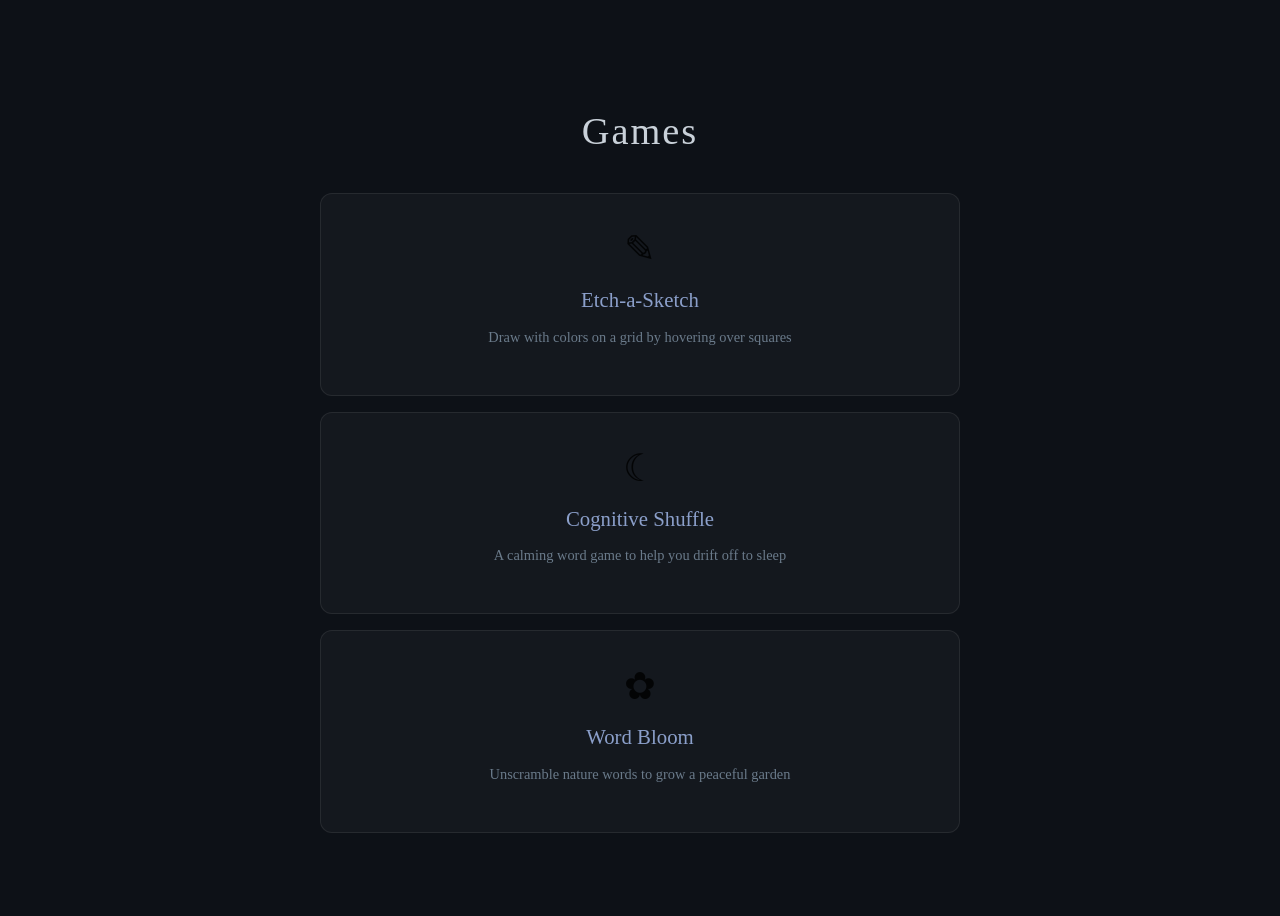
<file: index.html>
<!DOCTYPE html>
<html lang="en">
<head>
    <meta charset="UTF-8">
    <meta name="viewport" content="width=device-width, initial-scale=1.0">
    <title>Game Menu</title>
    <link rel="stylesheet" href="styles.css">
</head>
<body class="menu-page">
    <div class="menu">
        <h1 class="menu-title">Games</h1>
        <div class="menu-grid">
            <a href="etch-a-sketch.html" class="menu-card">
                <div class="card-icon">&#9998;</div>
                <h2 class="card-title">Etch-a-Sketch</h2>
                <p class="card-desc">Draw with colors on a grid by hovering over squares</p>
            </a>
            <a href="cognitive-shuffle.html" class="menu-card">
                <div class="card-icon">&#9790;</div>
                <h2 class="card-title">Cognitive Shuffle</h2>
                <p class="card-desc">A calming word game to help you drift off to sleep</p>
            </a>
            <a href="word-bloom.html" class="menu-card">
                <div class="card-icon">&#10047;</div>
                <h2 class="card-title">Word Bloom</h2>
                <p class="card-desc">Unscramble nature words to grow a peaceful garden</p>
            </a>
        </div>
    </div>
</body>
</html>
</file>
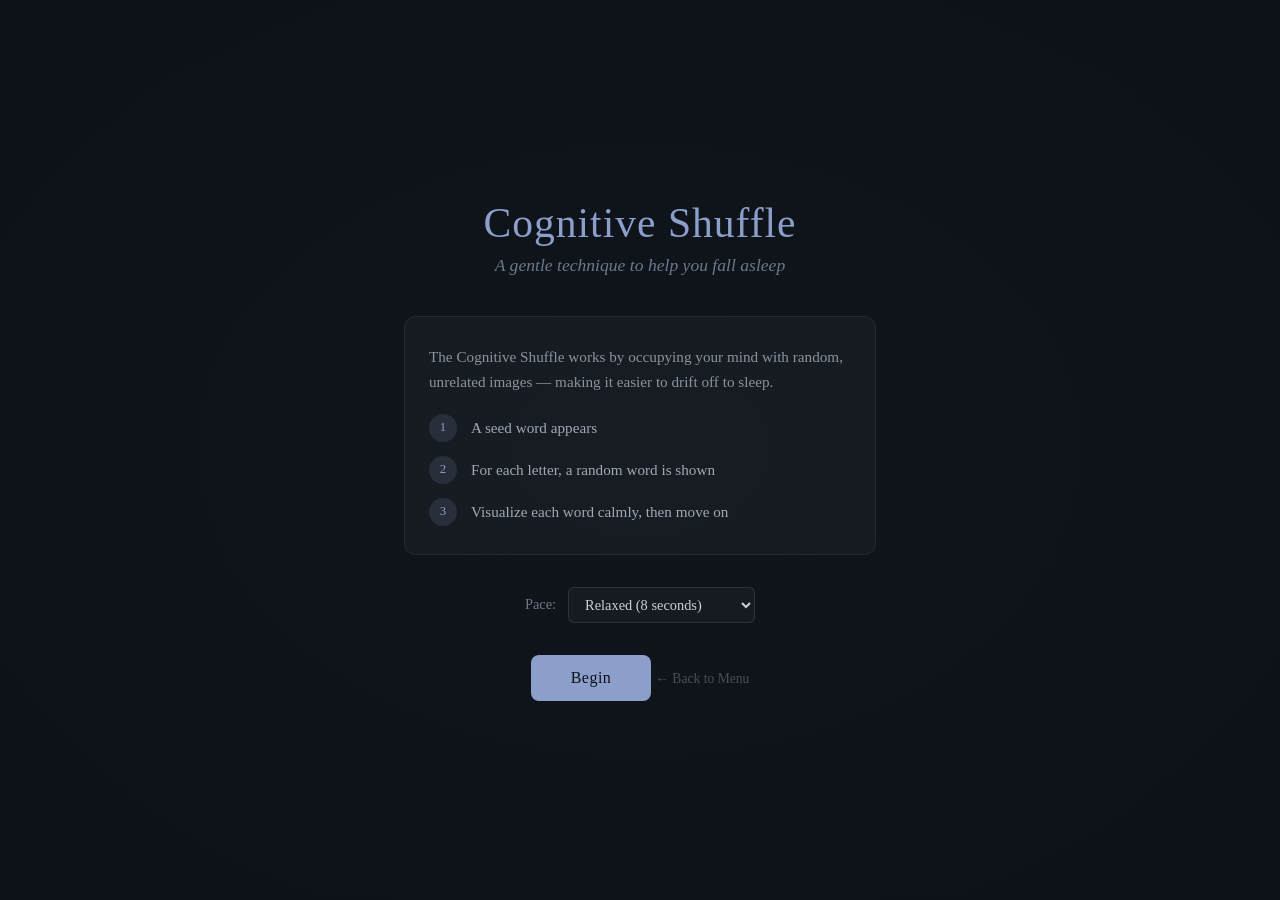
<file: cognitive-shuffle.html>
<!DOCTYPE html>
<html lang="en">
<head>
    <meta charset="UTF-8">
    <meta name="viewport" content="width=device-width, initial-scale=1.0">
    <title>Cognitive Shuffle</title>
    <link rel="stylesheet" href="cognitive-shuffle.css">
</head>
<body>
    <!-- Welcome Screen -->
    <div id="welcome-screen" class="screen active">
        <div class="container">
            <h1 class="title">Cognitive Shuffle</h1>
            <p class="subtitle">A gentle technique to help you fall asleep</p>
            <div class="instructions">
                <p>The Cognitive Shuffle works by occupying your mind with random, unrelated images &mdash; making it easier to drift off to sleep.</p>
                <div class="steps">
                    <div class="step">
                        <span class="step-number">1</span>
                        <span>A seed word appears</span>
                    </div>
                    <div class="step">
                        <span class="step-number">2</span>
                        <span>For each letter, a random word is shown</span>
                    </div>
                    <div class="step">
                        <span class="step-number">3</span>
                        <span>Visualize each word calmly, then move on</span>
                    </div>
                </div>
            </div>
            <div class="settings">
                <label for="pace-select">Pace:</label>
                <select id="pace-select">
                    <option value="0">Manual (tap to advance)</option>
                    <option value="5000">Slow (5 seconds)</option>
                    <option value="8000" selected>Relaxed (8 seconds)</option>
                    <option value="12000">Dreamy (12 seconds)</option>
                </select>
            </div>
            <button id="start-btn" class="btn btn-primary">Begin</button>
            <a href="index.html" class="back-link">&larr; Back to Menu</a>
        </div>
    </div>

    <!-- Seed Word Screen -->
    <div id="seed-screen" class="screen">
        <div class="container">
            <p class="label">Your seed word is</p>
            <h2 id="seed-word" class="seed-word"></h2>
            <p class="hint">Take a moment to read it, then we'll go letter by letter.</p>
            <button id="seed-continue-btn" class="btn btn-primary">Continue</button>
        </div>
    </div>

    <!-- Shuffle Screen -->
    <div id="shuffle-screen" class="screen">
        <div class="container">
            <div class="progress-bar">
                <div id="progress-fill" class="progress-fill"></div>
            </div>
            <div class="letter-track" id="letter-track"></div>
            <div class="shuffle-content">
                <p class="current-letter-label">Letter</p>
                <span id="current-letter" class="current-letter"></span>
                <div id="word-display" class="word-display">
                    <span id="shuffle-word" class="shuffle-word"></span>
                </div>
                <p class="visualize-hint">Close your eyes and picture this...</p>
            </div>
            <button id="next-btn" class="btn btn-secondary">Next</button>
        </div>
    </div>

    <!-- Complete Screen -->
    <div id="complete-screen" class="screen">
        <div class="container">
            <div class="moon">&#9790;</div>
            <h2 class="complete-title">Sweet dreams</h2>
            <p class="complete-message">You've completed the shuffle. Let your mind wander and drift off to sleep.</p>
            <div class="complete-actions">
                <button id="again-btn" class="btn btn-primary">Shuffle Again</button>
                <button id="home-btn" class="btn btn-secondary">Home</button>
            </div>
        </div>
    </div>

    <script src="cognitive-shuffle.js"></script>
</body>
</html>
</file>
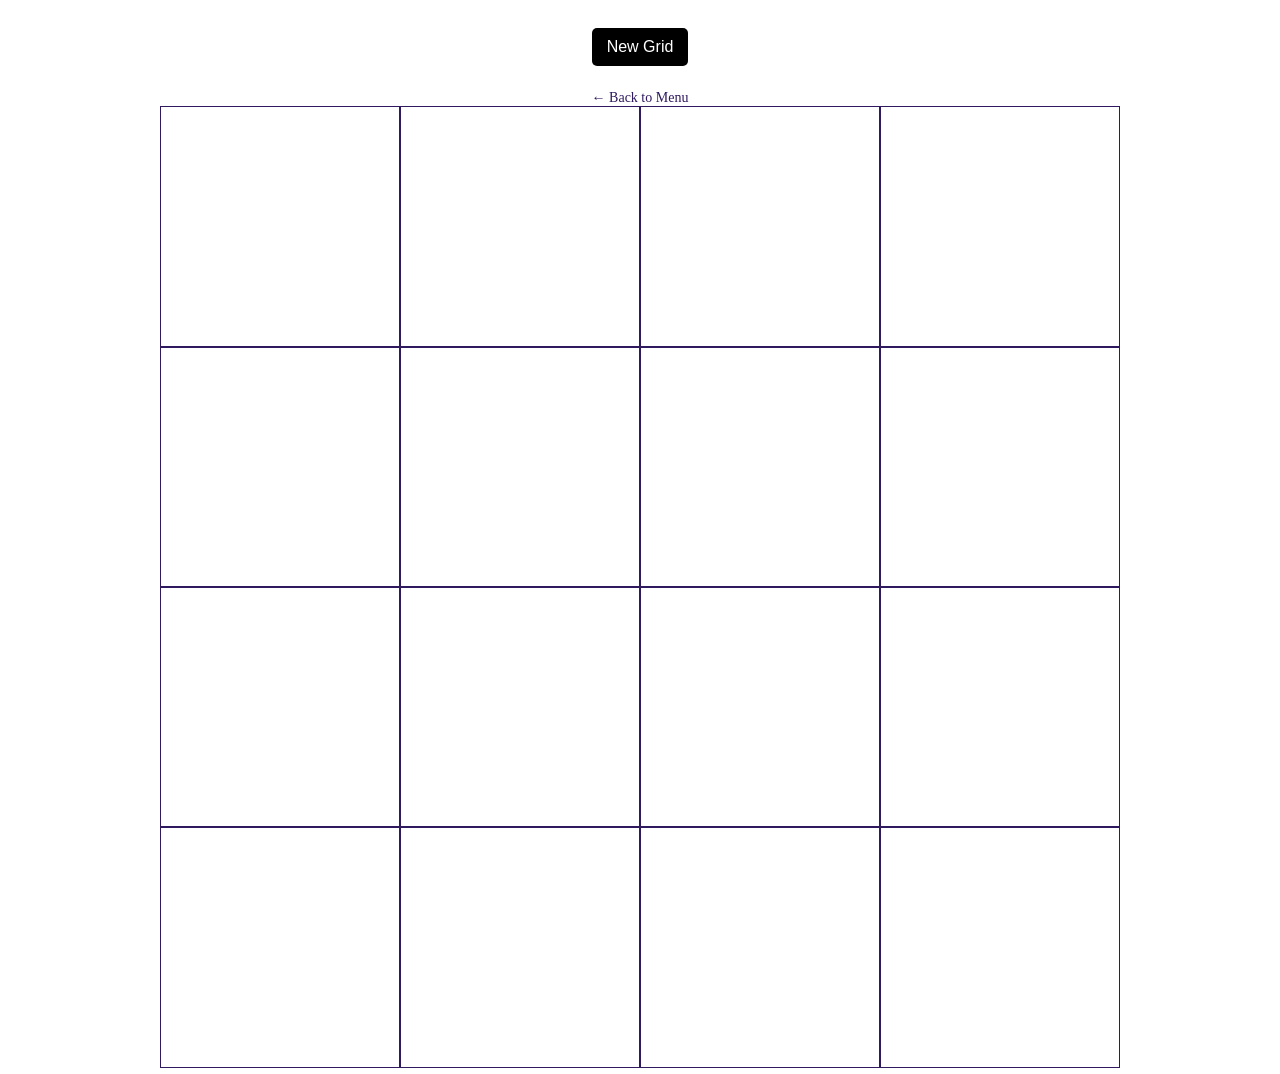
<file: etch-a-sketch.html>
<!DOCTYPE html>
<html lang="en">
<head>
    <meta charset="UTF-8">
    <meta name="viewport" content="width=device-width, initial-scale=1.0">
    <title>Etch-a-Sketch</title>
    <script src="scripts.js" defer></script>
    <link rel="stylesheet" href="styles.css">
</head>
<body>
    <div class="center">
        <button id="input">New Grid</button>
        <a href="index.html" class="nav-link">&larr; Back to Menu</a>
    </div>
</body>
</html>
</file>
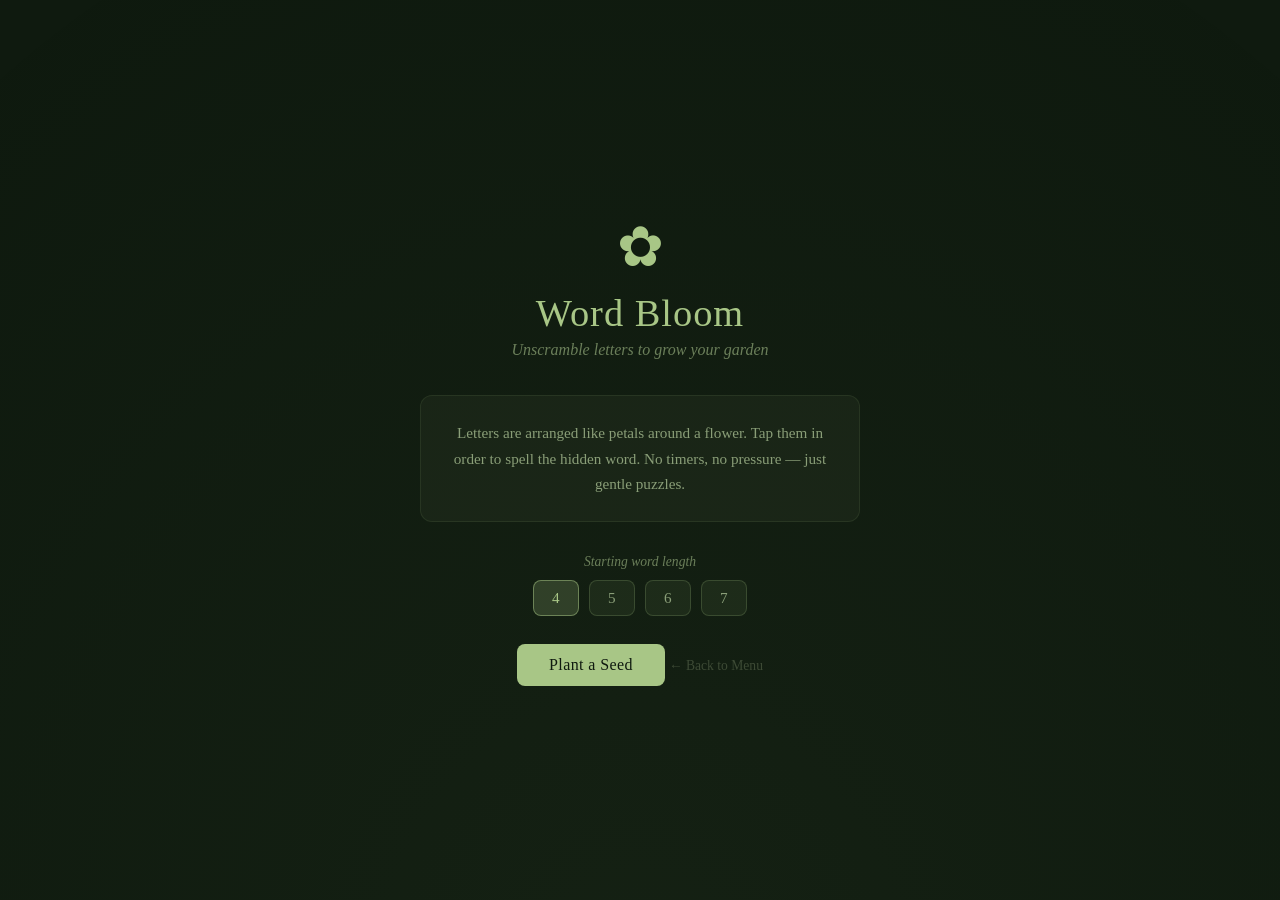
<file: word-bloom.html>
<!DOCTYPE html>
<html lang="en">
<head>
    <meta charset="UTF-8">
    <meta name="viewport" content="width=device-width, initial-scale=1.0">
    <title>Word Bloom</title>
    <link rel="stylesheet" href="word-bloom.css">
</head>
<body>
    <!-- Welcome Screen -->
    <div id="welcome-screen" class="screen active">
        <div class="container">
            <div class="welcome-flower">&#10047;</div>
            <h1 class="title">Word Bloom</h1>
            <p class="subtitle">Unscramble letters to grow your garden</p>
            <div class="instructions">
                <p>Letters are arranged like petals around a flower. Tap them in order to spell the hidden word. No timers, no pressure &mdash; just gentle puzzles.</p>
            </div>
            <div class="difficulty-selector">
                <p class="difficulty-label">Starting word length</p>
                <div class="difficulty-options">
                    <button class="btn btn-difficulty active" data-length="4">4</button>
                    <button class="btn btn-difficulty" data-length="5">5</button>
                    <button class="btn btn-difficulty" data-length="6">6</button>
                    <button class="btn btn-difficulty" data-length="7">7</button>
                </div>
            </div>
            <button id="start-btn" class="btn btn-primary">Plant a Seed</button>
            <a href="index.html" class="back-link">&larr; Back to Menu</a>
        </div>
    </div>

    <!-- Game Screen -->
    <div id="game-screen" class="screen">
        <div class="container">
            <div class="game-header">
                <div class="garden-count">
                    <span class="garden-icon">&#10047;</span>
                    <span id="score">0</span> bloomed
                </div>
                <div class="hint-area">
                    <button id="hint-btn" class="btn btn-hint">Hint</button>
                </div>
            </div>

            <div id="word-slots" class="word-slots"></div>

            <div class="petal-ring-wrapper">
                <div id="petal-ring" class="petal-ring"></div>
            </div>

            <div class="game-actions">
                <button id="backspace-btn" class="btn btn-secondary">⌫</button>
                <button id="clear-btn" class="btn btn-secondary">Clear</button>
                <button id="shuffle-btn" class="btn btn-secondary">Shuffle</button>
            </div>
        </div>
    </div>

    <!-- Bloom Animation Overlay -->
    <div id="bloom-overlay" class="bloom-overlay">
        <div class="bloom-flower">
            <div class="bloom-petals" id="bloom-petals"></div>
            <div class="bloom-center"></div>
        </div>
        <p id="bloom-word" class="bloom-word"></p>
    </div>

    <!-- Garden Screen -->
    <div id="garden-screen" class="screen">
        <div class="container">
            <h2 class="garden-title">Your Garden</h2>
            <div id="garden-flowers" class="garden-flowers"></div>
            <p class="garden-message">Every word blooms into something beautiful.</p>
            <div class="garden-actions">
                <button id="keep-going-btn" class="btn btn-primary">Keep Growing</button>
                <button id="menu-btn" class="btn btn-secondary">Menu</button>
            </div>
        </div>
    </div>

    <script src="word-bloom.js"></script>
</body>
</html>
</file>
<file: styles.css>
/* Etch-a-Sketch game styles */
#grid {
    width: 960px;
    height: 960px;
    margin: 0 auto;
}

.square {
    border: 1px solid #2f195f;
}

.row {
    display: flex;
    flex-direction: row;
    justify-content: center;
}

.center {
    text-align: center;
}

#input {
    background-color: black;
    color: white;
    font-size: 16px;
    margin: 20px;
    padding: 10px 15px;
    border-radius: 5px;
    border: none;
}

#input:hover {
    background-color: #b8b8b8;
    color: black;
}

.nav-link {
    display: block;
    margin-top: 4px;
    color: #2f195f;
    font-size: 14px;
    text-decoration: none;
}

.nav-link:hover {
    text-decoration: underline;
}

/* Game menu styles */
.menu-page {
    background-color: #0d1117;
    min-height: 100vh;
    display: flex;
    align-items: center;
    justify-content: center;
    font-family: 'Georgia', 'Times New Roman', serif;
}

.menu {
    text-align: center;
    padding: 40px 24px;
    width: 100%;
    max-width: 640px;
}

.menu-title {
    font-size: 2.4rem;
    font-weight: 400;
    color: #c9d1d9;
    margin-bottom: 40px;
    letter-spacing: 2px;
}

.menu-grid {
    display: flex;
    flex-direction: column;
    gap: 16px;
}

.menu-card {
    display: block;
    background: rgba(255, 255, 255, 0.03);
    border: 1px solid rgba(255, 255, 255, 0.08);
    border-radius: 12px;
    padding: 32px 24px;
    text-decoration: none;
    color: inherit;
    transition: all 0.3s ease;
}

.menu-card:hover {
    background: rgba(255, 255, 255, 0.06);
    border-color: rgba(139, 159, 202, 0.3);
    transform: translateY(-2px);
}

.card-icon {
    font-size: 2.4rem;
    margin-bottom: 12px;
    opacity: 0.8;
}

.card-title {
    font-size: 1.3rem;
    font-weight: 400;
    color: #8b9fca;
    margin-bottom: 8px;
}

.card-desc {
    font-size: 0.9rem;
    color: #6a7a8a;
    line-height: 1.5;
}

@media (max-width: 600px) {
    .menu-title { font-size: 1.8rem; }
    .menu-card { padding: 24px 20px; }
}
</file>
<file: cognitive-shuffle.css>
* {
    margin: 0;
    padding: 0;
    box-sizing: border-box;
}

body {
    font-family: 'Georgia', 'Times New Roman', serif;
    background-color: #0d1117;
    color: #c9d1d9;
    min-height: 100vh;
    overflow: hidden;
}

/* Screen management */
.screen {
    display: none;
    min-height: 100vh;
    align-items: center;
    justify-content: center;
    animation: fadeIn 0.8s ease;
}

.screen.active {
    display: flex;
}

@keyframes fadeIn {
    from { opacity: 0; transform: translateY(10px); }
    to { opacity: 1; transform: translateY(0); }
}

.container {
    text-align: center;
    max-width: 520px;
    padding: 40px 24px;
    width: 100%;
}

/* Welcome Screen */
.title {
    font-size: 2.6rem;
    font-weight: 400;
    color: #8b9fca;
    margin-bottom: 8px;
    letter-spacing: 1px;
}

.subtitle {
    font-size: 1.1rem;
    color: #6a7a8a;
    margin-bottom: 40px;
    font-style: italic;
}

.instructions {
    background: rgba(255, 255, 255, 0.03);
    border: 1px solid rgba(255, 255, 255, 0.06);
    border-radius: 12px;
    padding: 28px 24px;
    margin-bottom: 32px;
    text-align: left;
}

.instructions > p {
    font-size: 0.95rem;
    line-height: 1.6;
    color: #8b949e;
    margin-bottom: 20px;
}

.steps {
    display: flex;
    flex-direction: column;
    gap: 14px;
}

.step {
    display: flex;
    align-items: center;
    gap: 14px;
    font-size: 0.95rem;
    color: #a0aab4;
}

.step-number {
    width: 28px;
    height: 28px;
    border-radius: 50%;
    background: rgba(139, 159, 202, 0.15);
    color: #8b9fca;
    display: flex;
    align-items: center;
    justify-content: center;
    font-size: 0.8rem;
    flex-shrink: 0;
}

/* Settings */
.settings {
    display: flex;
    align-items: center;
    justify-content: center;
    gap: 12px;
    margin-bottom: 28px;
}

.settings label {
    font-size: 0.9rem;
    color: #6a7a8a;
}

.settings select {
    background: #161b22;
    color: #c9d1d9;
    border: 1px solid rgba(255, 255, 255, 0.1);
    border-radius: 6px;
    padding: 8px 12px;
    font-size: 0.9rem;
    font-family: inherit;
    cursor: pointer;
}

.settings select:focus {
    outline: none;
    border-color: #8b9fca;
}

/* Buttons */
.btn {
    font-family: inherit;
    font-size: 1rem;
    padding: 14px 40px;
    border: none;
    border-radius: 8px;
    cursor: pointer;
    transition: all 0.3s ease;
    letter-spacing: 0.5px;
}

.btn-primary {
    background: #8b9fca;
    color: #0d1117;
}

.btn-primary:hover {
    background: #a3b5d8;
}

.btn-secondary {
    background: rgba(255, 255, 255, 0.08);
    color: #8b9fca;
    border: 1px solid rgba(139, 159, 202, 0.25);
}

.btn-secondary:hover {
    background: rgba(255, 255, 255, 0.12);
}

.back-link {
    display: inline-block;
    margin-top: 20px;
    color: #484f58;
    text-decoration: none;
    font-size: 0.85rem;
    transition: color 0.3s;
}

.back-link:hover {
    color: #8b9fca;
}

/* Seed Screen */
.label {
    font-size: 1rem;
    color: #6a7a8a;
    margin-bottom: 12px;
    text-transform: uppercase;
    letter-spacing: 2px;
    font-size: 0.85rem;
}

.seed-word {
    font-size: 3.2rem;
    color: #8b9fca;
    letter-spacing: 8px;
    margin-bottom: 16px;
    font-weight: 400;
    text-transform: uppercase;
}

.hint {
    color: #484f58;
    font-size: 0.9rem;
    margin-bottom: 36px;
    font-style: italic;
}

/* Shuffle Screen */
.progress-bar {
    width: 100%;
    height: 3px;
    background: rgba(255, 255, 255, 0.05);
    border-radius: 2px;
    margin-bottom: 24px;
    overflow: hidden;
}

.progress-fill {
    height: 100%;
    background: #8b9fca;
    border-radius: 2px;
    transition: width 0.4s ease;
    width: 0%;
}

.letter-track {
    display: flex;
    justify-content: center;
    gap: 8px;
    margin-bottom: 40px;
}

.letter-dot {
    width: 32px;
    height: 32px;
    border-radius: 50%;
    display: flex;
    align-items: center;
    justify-content: center;
    font-size: 0.75rem;
    text-transform: uppercase;
    letter-spacing: 0;
    transition: all 0.4s ease;
    background: rgba(255, 255, 255, 0.04);
    color: #484f58;
}

.letter-dot.done {
    background: rgba(139, 159, 202, 0.15);
    color: #8b9fca;
}

.letter-dot.active {
    background: #8b9fca;
    color: #0d1117;
    transform: scale(1.2);
}

.shuffle-content {
    margin-bottom: 40px;
}

.current-letter-label {
    font-size: 0.8rem;
    text-transform: uppercase;
    letter-spacing: 2px;
    color: #484f58;
    margin-bottom: 8px;
}

.current-letter {
    font-size: 4rem;
    color: #8b9fca;
    display: block;
    margin-bottom: 24px;
    font-weight: 300;
    text-transform: uppercase;
}

.word-display {
    min-height: 70px;
    display: flex;
    align-items: center;
    justify-content: center;
}

.shuffle-word {
    font-size: 2.2rem;
    color: #e6edf3;
    font-style: italic;
    animation: wordFade 0.6s ease;
}

@keyframes wordFade {
    from { opacity: 0; transform: scale(0.95); }
    to { opacity: 1; transform: scale(1); }
}

.visualize-hint {
    font-size: 0.85rem;
    color: #363d44;
    margin-top: 16px;
    font-style: italic;
}

/* Complete Screen */
.moon {
    font-size: 4rem;
    margin-bottom: 20px;
    opacity: 0.7;
    animation: float 4s ease-in-out infinite;
}

@keyframes float {
    0%, 100% { transform: translateY(0); }
    50% { transform: translateY(-10px); }
}

.complete-title {
    font-size: 2.4rem;
    color: #8b9fca;
    font-weight: 400;
    margin-bottom: 12px;
}

.complete-message {
    color: #6a7a8a;
    font-size: 1rem;
    line-height: 1.6;
    margin-bottom: 36px;
}

.complete-actions {
    display: flex;
    gap: 12px;
    justify-content: center;
}

/* Ambient background glow */
body::before {
    content: '';
    position: fixed;
    top: -50%;
    left: -50%;
    width: 200%;
    height: 200%;
    background: radial-gradient(
        ellipse at 50% 50%,
        rgba(139, 159, 202, 0.03) 0%,
        transparent 60%
    );
    pointer-events: none;
    z-index: -1;
}

/* Responsive */
@media (max-width: 600px) {
    .title { font-size: 2rem; }
    .seed-word { font-size: 2.4rem; letter-spacing: 4px; }
    .current-letter { font-size: 3rem; }
    .shuffle-word { font-size: 1.6rem; }
    .complete-actions { flex-direction: column; }
    .letter-dot { width: 26px; height: 26px; font-size: 0.65rem; }
}
</file>
<file: word-bloom.css>
* {
    margin: 0;
    padding: 0;
    box-sizing: border-box;
}

body {
    font-family: 'Georgia', 'Times New Roman', serif;
    background-color: #0f1a0f;
    color: #c5d4b8;
    min-height: 100vh;
    overflow: hidden;
}

/* Screens */
.screen {
    display: none;
    min-height: 100vh;
    align-items: center;
    justify-content: center;
    animation: fadeIn 0.6s ease;
}

.screen.active {
    display: flex;
}

@keyframes fadeIn {
    from { opacity: 0; }
    to { opacity: 1; }
}

.container {
    text-align: center;
    max-width: 480px;
    padding: 32px 20px;
    width: 100%;
}

/* Welcome */
.welcome-flower {
    font-size: 3.5rem;
    margin-bottom: 12px;
    animation: sway 3s ease-in-out infinite;
    color: #a8c686;
}

@keyframes sway {
    0%, 100% { transform: rotate(-3deg); }
    50% { transform: rotate(3deg); }
}

.title {
    font-size: 2.4rem;
    font-weight: 400;
    color: #a8c686;
    margin-bottom: 6px;
    letter-spacing: 1px;
}

.subtitle {
    font-size: 1rem;
    color: #6b7f5a;
    margin-bottom: 36px;
    font-style: italic;
}

.instructions {
    background: rgba(168, 198, 134, 0.05);
    border: 1px solid rgba(168, 198, 134, 0.1);
    border-radius: 12px;
    padding: 24px;
    margin-bottom: 32px;
}

.instructions p {
    font-size: 0.95rem;
    line-height: 1.7;
    color: #8a9e78;
}

/* Buttons */
.btn {
    font-family: inherit;
    font-size: 1rem;
    padding: 12px 32px;
    border: none;
    border-radius: 8px;
    cursor: pointer;
    transition: all 0.25s ease;
    letter-spacing: 0.4px;
}

.btn-primary {
    background: #a8c686;
    color: #0f1a0f;
}

.btn-primary:hover {
    background: #bdd49e;
}

.btn-secondary {
    background: rgba(168, 198, 134, 0.1);
    color: #a8c686;
    border: 1px solid rgba(168, 198, 134, 0.2);
}

.btn-secondary:hover {
    background: rgba(168, 198, 134, 0.18);
}

.btn-hint {
    background: rgba(210, 180, 120, 0.12);
    color: #d2b478;
    border: 1px solid rgba(210, 180, 120, 0.2);
    font-size: 0.85rem;
    padding: 6px 16px;
}

.btn-hint:hover {
    background: rgba(210, 180, 120, 0.2);
}

/* Difficulty Selector */
.difficulty-selector {
    margin-bottom: 24px;
}

.difficulty-label {
    font-size: 0.85rem;
    color: #6b7f5a;
    margin-bottom: 10px;
    font-style: italic;
}

.difficulty-options {
    display: flex;
    gap: 10px;
    justify-content: center;
}

.btn-difficulty {
    padding: 8px 18px;
    background: rgba(168, 198, 134, 0.08);
    color: #8a9e78;
    border: 1px solid rgba(168, 198, 134, 0.2);
    font-size: 0.95rem;
}

.btn-difficulty:hover {
    background: rgba(168, 198, 134, 0.18);
    color: #a8c686;
}

.btn-difficulty.active {
    background: rgba(168, 198, 134, 0.2);
    color: #a8c686;
    border-color: rgba(168, 198, 134, 0.5);
}

.back-link {
    display: inline-block;
    margin-top: 18px;
    color: #3d4a35;
    text-decoration: none;
    font-size: 0.85rem;
    transition: color 0.3s;
}

.back-link:hover {
    color: #a8c686;
}

/* Game Header */
.game-header {
    display: flex;
    justify-content: space-between;
    align-items: center;
    margin-bottom: 28px;
}

.garden-count {
    font-size: 0.9rem;
    color: #6b7f5a;
}

.garden-icon {
    color: #a8c686;
    margin-right: 4px;
}

/* Word Slots */
.word-slots {
    display: flex;
    justify-content: center;
    gap: 8px;
    margin-bottom: 36px;
    min-height: 52px;
}

.slot {
    width: 44px;
    height: 50px;
    border: 2px solid rgba(168, 198, 134, 0.15);
    border-radius: 8px;
    display: flex;
    align-items: center;
    justify-content: center;
    font-size: 1.4rem;
    color: #c5d4b8;
    text-transform: uppercase;
    transition: all 0.2s ease;
    background: rgba(168, 198, 134, 0.03);
}

.slot.filled {
    border-color: rgba(168, 198, 134, 0.4);
    background: rgba(168, 198, 134, 0.08);
}

.slot.correct {
    border-color: #a8c686;
    background: rgba(168, 198, 134, 0.2);
    animation: slotPop 0.3s ease;
}

.slot.wrong {
    border-color: rgba(200, 100, 100, 0.4);
    animation: shake 0.4s ease;
}

.slot.hint-slot {
    border-color: rgba(210, 180, 120, 0.5);
    color: #d2b478;
    background: rgba(210, 180, 120, 0.08);
}

@keyframes slotPop {
    0% { transform: scale(1); }
    50% { transform: scale(1.1); }
    100% { transform: scale(1); }
}

@keyframes shake {
    0%, 100% { transform: translateX(0); }
    25% { transform: translateX(-6px); }
    75% { transform: translateX(6px); }
}

/* Petal Ring */
.petal-ring-wrapper {
    display: flex;
    justify-content: center;
    margin-bottom: 32px;
}

.petal-ring {
    position: relative;
    width: 260px;
    height: 260px;
}

.petal {
    position: absolute;
    width: 56px;
    height: 56px;
    border-radius: 50%;
    display: flex;
    align-items: center;
    justify-content: center;
    font-size: 1.5rem;
    font-weight: 400;
    text-transform: uppercase;
    cursor: pointer;
    transition: all 0.2s ease;
    background: rgba(168, 198, 134, 0.08);
    border: 2px solid rgba(168, 198, 134, 0.2);
    color: #c5d4b8;
    user-select: none;
    -webkit-user-select: none;
}

.petal:hover {
    background: rgba(168, 198, 134, 0.18);
    border-color: rgba(168, 198, 134, 0.4);
    transform: scale(1.08);
}

.petal:active {
    transform: scale(0.95);
}

.petal.selected {
    background: #a8c686;
    color: #0f1a0f;
    border-color: #a8c686;
    transform: scale(0.9);
    opacity: 0.5;
    pointer-events: none;
}

/* Game Actions */
.game-actions {
    display: flex;
    gap: 12px;
    justify-content: center;
}

/* Bloom Overlay */
.bloom-overlay {
    position: fixed;
    top: 0;
    left: 0;
    width: 100%;
    height: 100%;
    background: rgba(15, 26, 15, 0.85);
    display: none;
    align-items: center;
    justify-content: center;
    flex-direction: column;
    z-index: 100;
    animation: fadeIn 0.3s ease;
}

.bloom-overlay.active {
    display: flex;
}

.bloom-flower {
    position: relative;
    width: 120px;
    height: 120px;
    margin-bottom: 24px;
}

.bloom-petals {
    position: absolute;
    width: 100%;
    height: 100%;
    animation: bloomSpin 2s ease-out;
}

@keyframes bloomSpin {
    from { transform: scale(0.3) rotate(-60deg); opacity: 0; }
    to { transform: scale(1) rotate(0deg); opacity: 1; }
}

.bloom-petal {
    position: absolute;
    width: 32px;
    height: 32px;
    border-radius: 50%;
    top: 50%;
    left: 50%;
}

.bloom-center {
    position: absolute;
    width: 28px;
    height: 28px;
    border-radius: 50%;
    background: #d2b478;
    top: 50%;
    left: 50%;
    transform: translate(-50%, -50%);
    animation: bloomCenter 0.6s ease 0.3s both;
}

@keyframes bloomCenter {
    from { transform: translate(-50%, -50%) scale(0); }
    to { transform: translate(-50%, -50%) scale(1); }
}

.bloom-word {
    font-size: 1.6rem;
    color: #a8c686;
    font-style: italic;
    animation: fadeIn 0.5s ease 0.4s both;
}

/* Garden Screen */
.garden-title {
    font-size: 1.8rem;
    color: #a8c686;
    font-weight: 400;
    margin-bottom: 24px;
}

.garden-flowers {
    display: flex;
    flex-wrap: wrap;
    justify-content: center;
    gap: 16px;
    margin-bottom: 24px;
    min-height: 60px;
}

.garden-flower {
    display: flex;
    flex-direction: column;
    align-items: center;
    gap: 4px;
    animation: growIn 0.4s ease both;
}

.garden-flower-icon {
    font-size: 2rem;
}

.garden-flower-word {
    font-size: 0.7rem;
    color: #6b7f5a;
    text-transform: lowercase;
}

@keyframes growIn {
    from { transform: scale(0) translateY(10px); opacity: 0; }
    to { transform: scale(1) translateY(0); opacity: 1; }
}

.garden-message {
    color: #4d5c42;
    font-size: 0.9rem;
    font-style: italic;
    margin-bottom: 28px;
}

.garden-actions {
    display: flex;
    gap: 12px;
    justify-content: center;
}

/* Ambient glow */
body::before {
    content: '';
    position: fixed;
    top: -50%;
    left: -50%;
    width: 200%;
    height: 200%;
    background: radial-gradient(
        ellipse at 50% 80%,
        rgba(168, 198, 134, 0.04) 0%,
        transparent 60%
    );
    pointer-events: none;
    z-index: -1;
}

/* Responsive */
@media (max-width: 500px) {
    .title { font-size: 1.9rem; }
    .petal-ring { width: 220px; height: 220px; }
    .petal { width: 48px; height: 48px; font-size: 1.3rem; }
    .slot { width: 38px; height: 44px; font-size: 1.2rem; }
    .garden-actions { flex-direction: column; }
}
</file>
